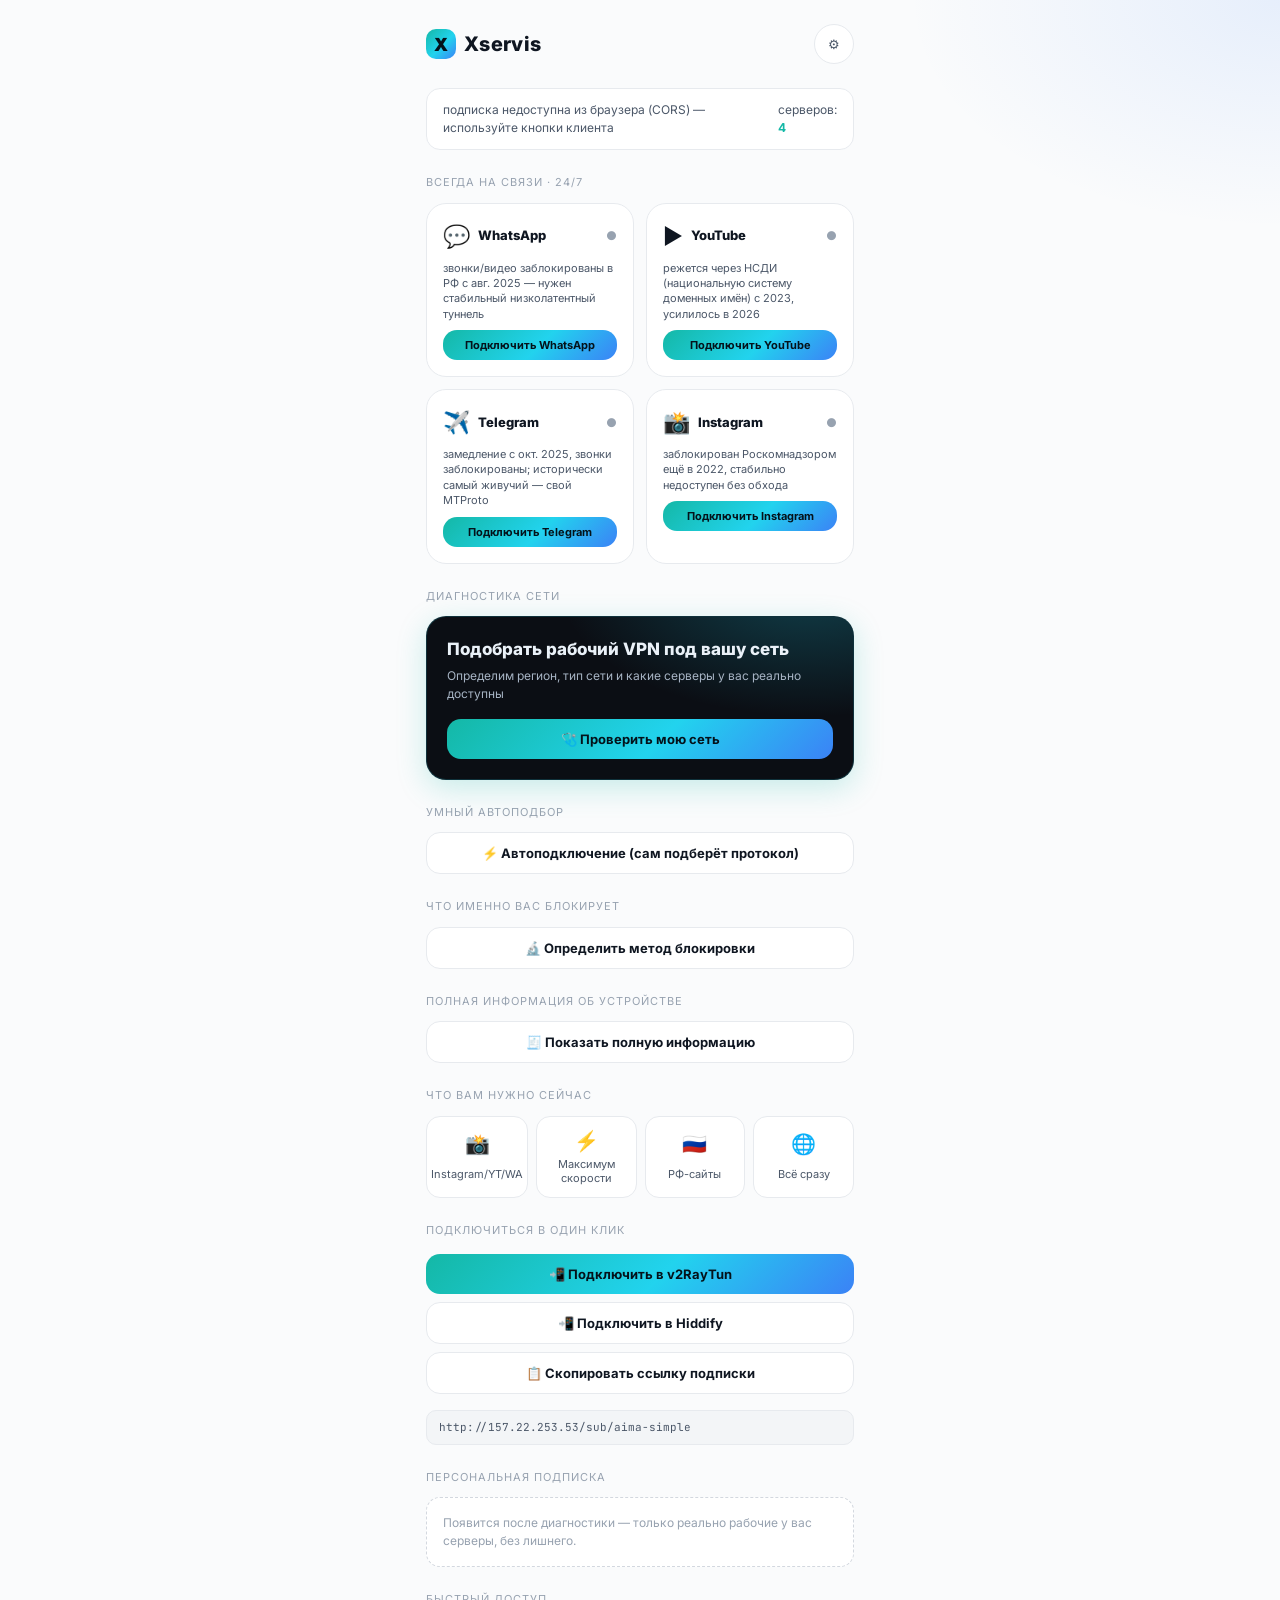
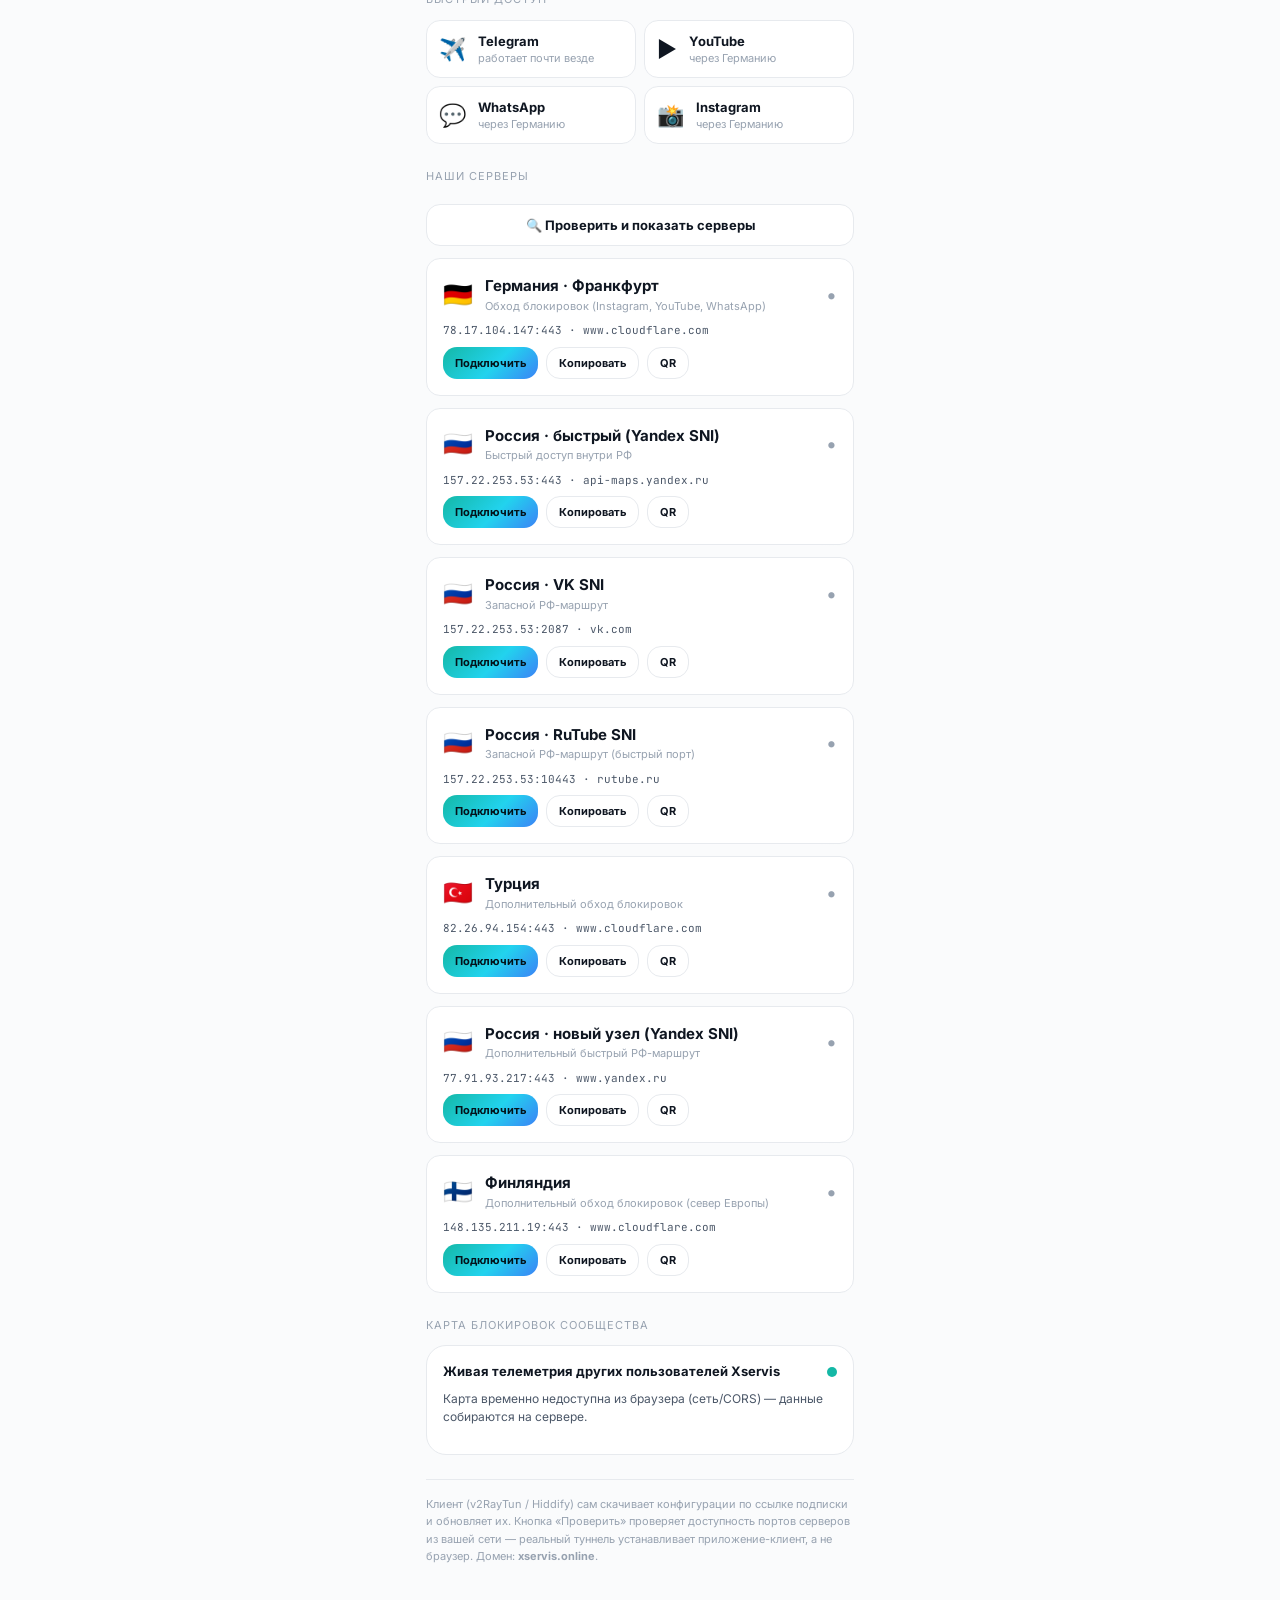
<file: vpn-platform/web-next/app/index.html>
<!DOCTYPE html>
<html lang="ru" data-theme="xservis-hybrid">
<head>
  <meta charset="UTF-8" />
  <meta name="viewport" content="width=device-width, initial-scale=1.0, viewport-fit=cover" />
  <title>Xservis — VPN</title>
  <link rel="preconnect" href="https://fonts.googleapis.com" />
  <link rel="preconnect" href="https://fonts.gstatic.com" crossorigin />
  <link href="https://fonts.googleapis.com/css2?family=Inter:wght@400;500;600;700;800;900&family=JetBrains+Mono:wght@400;500&display=swap" rel="stylesheet" />
  <link rel="stylesheet" href="../shared/tokens.css" />
  <link rel="stylesheet" href="../shared/base.css" />
  <link rel="stylesheet" href="app.css" />
  <!-- Telegram WebApp SDK: активируется, если открыто внутри бота -->
  <script src="https://telegram.org/js/telegram-web-app.js"></script>
</head>
<body>
  <main class="app-shell">
    <header class="topbar">
      <div class="brand"><span class="mark">X</span><span class="name">Xservis</span></div>
      <button class="gear" id="xs-gear" aria-label="Настройки">⚙</button>
    </header>

    <!-- статус подписки (реальный) -->
    <div class="status-banner">
      <span id="sub-count">загрузка…</span>
      <span class="metric-mini">серверов: <b id="m-servers">4</b></span>
    </div>

    <!-- ============ ВСЕГДА НА СВЯЗИ: WhatsApp/YouTube/Telegram/Instagram ============ -->
    <div class="section-title">Всегда на связи · 24/7</div>
    <div class="alwayson-grid" id="alwayson-grid"></div>

    <!-- ============ Ф1: живая диагностика сети "в один тап" ============ -->
    <div class="section-title">Диагностика сети</div>
    <div class="diag-card" id="diag-card">
      <div class="diag-head">
        <div class="diag-title">Подобрать рабочий VPN под вашу сеть</div>
        <div class="diag-sub" id="diag-sub">Определим регион, тип сети и какие серверы у вас реально доступны</div>
      </div>
      <button class="btn btn-primary btn-full" id="btn-diag">🩺 Проверить мою сеть</button>
      <div class="diag-result hidden" id="diag-result"></div>
    </div>

    <!-- ============ Ф3: умный автоподбор протокола (fallback-цепочка) ============ -->
    <div class="section-title">Умный автоподбор</div>
    <button class="btn btn-ghost btn-full" id="btn-smart">⚡ Автоподключение (сам подберёт протокол)</button>
    <div class="smart-log hidden" id="smart-log"></div>

    <!-- ============ Ф6: определение метода блокировки + автоконфиг ============ -->
    <div class="section-title">Что именно вас блокирует</div>
    <button class="btn btn-ghost btn-full" id="btn-blockdetect">🔬 Определить метод блокировки</button>
    <div class="diag-result hidden" id="blockdetect-result"></div>

    <!-- ============ Ф7: полная телеметрия устройства (IP/гео/модель/сеть) ============ -->
    <div class="section-title">Полная информация об устройстве</div>
    <button class="btn btn-ghost btn-full" id="btn-telemetry">🧾 Показать полную информацию</button>
    <div class="diag-result hidden" id="telemetry-result"></div>

    <!-- ============ Ф5: режим по цели вместо протокола ============ -->
    <div class="section-title">Что вам нужно сейчас</div>
    <div class="goal-row" id="goal-row"></div>

    <!-- ГЛАВНАЯ кнопка: импорт всей подписки в клиент -->
    <div class="section-title">Подключиться в один клик</div>
    <div class="connect-actions">
      <button class="btn btn-primary btn-full" id="btn-v2raytun">📲 Подключить в v2RayTun</button>
      <button class="btn btn-ghost btn-full" id="btn-hiddify">📲 Подключить в Hiddify</button>
      <button class="btn btn-ghost btn-full" id="btn-copysub">📋 Скопировать ссылку подписки</button>
      <div class="sub-url-box" id="sub-url"></div>
    </div>

    <!-- ============ Ф4: персональная подписка (по результату диагностики) ============ -->
    <div class="section-title">Персональная подписка</div>
    <div class="personal-card" id="personal-card">
      <div class="muted" style="font-size:var(--fs-xs)" id="personal-hint">
        Появится после диагностики — только реально рабочие у вас серверы, без лишнего.
      </div>
      <div class="hidden" id="personal-actions">
        <button class="btn btn-ghost btn-full" id="btn-personal-copy">📋 Скопировать персональную ссылку</button>
      </div>
    </div>

    <!-- быстрый доступ к сервисам → выбор сервера -->
    <div class="section-title">Быстрый доступ</div>
    <div id="services"></div>

    <!-- проверка + 4 реальных сервера -->
    <div class="section-title">Наши серверы</div>
    <button class="btn btn-ghost btn-full" id="btn-check">🔍 Проверить и показать серверы</button>
    <div id="servers" style="margin-top:var(--sp-3)"></div>

    <!-- ============ Ф2: живая карта блокировок сообщества ============ -->
    <div class="section-title">Карта блокировок сообщества</div>
    <div class="blockmap-card" id="blockmap-card">
      <div class="blockmap-head">
        <span>Живая телеметрия других пользователей Xservis</span>
        <span class="pulse-dot" aria-hidden="true"></span>
      </div>
      <div class="blockmap-stats" id="blockmap-stats">нет данных</div>
      <div class="blockmap-list" id="blockmap-list"></div>
    </div>

    <div class="legal-note">
      Клиент (v2RayTun / Hiddify) сам скачивает конфигурации по ссылке подписки и обновляет их.
      Кнопка «Проверить» проверяет доступность портов серверов из вашей сети — реальный туннель
      устанавливает приложение-клиент, а не браузер. Домен: <b>xservis.online</b>.
    </div>
  </main>

  <script src="../shared/servers.js"></script>
  <script src="../shared/connect-data.js"></script>
  <script src="../shared/theme-switcher.js"></script>
  <script src="app.js"></script>
  <script src="alwayson.js"></script>
  <script src="premium.js"></script>
  <script src="block-detector.js"></script>
  <script src="telemetry.js"></script>
  <script>
    // меню настроек (переключение дизайна) доступно и здесь
    XservisThemer.init({ defaultTheme: "xservis-hybrid", lockToPage: false });
  </script>
</body>
</html>
</file>
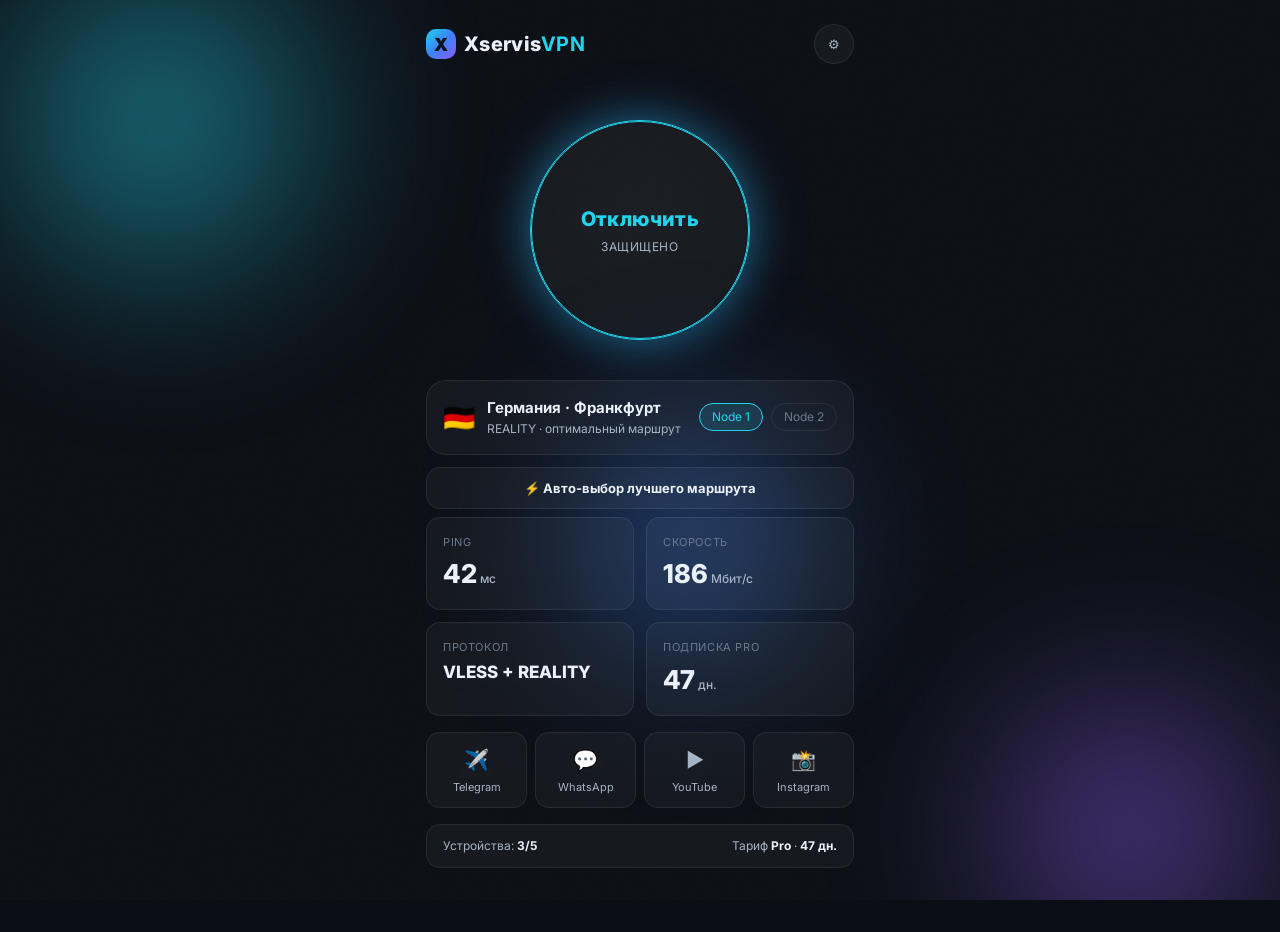
<file: vpn-platform/web-next/design/aurora-glass/index.html>
<!DOCTYPE html>
<html lang="ru" data-theme="aurora-glass">
<head>
  <meta charset="UTF-8" />
  <meta name="viewport" content="width=device-width, initial-scale=1.0" />
  <title>Xservis — Aurora Glass Prime</title>
  <link rel="preconnect" href="https://fonts.googleapis.com" />
  <link rel="preconnect" href="https://fonts.gstatic.com" crossorigin />
  <link href="https://fonts.googleapis.com/css2?family=Inter:wght@400;500;600;700;800;900&display=swap" rel="stylesheet" />
  <link rel="stylesheet" href="../../shared/tokens.css" />
  <link rel="stylesheet" href="../../shared/base.css" />
  <style>
    /* --- Aurora Glass: живой aurora-mesh фон + noise + proximity glow --- */
    .aurora-bg { position: fixed; inset: 0; z-index: 0; overflow: hidden; background: var(--bg); }
    .aurora-bg .blob { position: absolute; border-radius: 50%; filter: blur(70px); opacity: 0.55; will-change: transform; }
    .aurora-bg .b1 { width: 480px; height: 480px; background: radial-gradient(circle, #22D3EE, transparent 70%); top: -120px; left: -80px; animation: drift1 18s var(--e-inout) infinite alternate; }
    .aurora-bg .b2 { width: 420px; height: 420px; background: radial-gradient(circle, #8B5CF6, transparent 70%); bottom: -140px; right: -60px; animation: drift2 22s var(--e-inout) infinite alternate; }
    .aurora-bg .b3 { width: 360px; height: 360px; background: radial-gradient(circle, #3B82F6, transparent 70%); top: 40%; left: 40%; animation: drift3 26s var(--e-inout) infinite alternate; }
    @keyframes drift1 { to { transform: translate(60px, 80px) scale(1.15); } }
    @keyframes drift2 { to { transform: translate(-70px, -50px) scale(1.1); } }
    @keyframes drift3 { to { transform: translate(-40px, 60px) scale(0.9); } }
    .noise { position: fixed; inset: 0; z-index: 0; pointer-events: none; opacity: 0.04;
      background-image: url("data:image/svg+xml,%3Csvg xmlns='http://www.w3.org/2000/svg' width='120' height='120'%3E%3Cfilter id='n'%3E%3CfeTurbulence type='fractalNoise' baseFrequency='0.9' numOctaves='2'/%3E%3C/filter%3E%3Crect width='100%25' height='100%25' filter='url(%23n)'/%3E%3C/svg%3E"); }
    .cursor-glow { position: fixed; width: 340px; height: 340px; border-radius: 50%; z-index: 0; pointer-events: none;
      background: radial-gradient(circle, rgba(59,130,246,0.18), transparent 70%); transform: translate(-50%, -50%); transition: opacity var(--d-slow); opacity: 0; }
    /* стеклянные карточки для Aurora */
    [data-theme="aurora-glass"] .metric,
    [data-theme="aurora-glass"] .server-row,
    [data-theme="aurora-glass"] .quick a,
    [data-theme="aurora-glass"] .subinfo { backdrop-filter: blur(var(--blur)); -webkit-backdrop-filter: blur(var(--blur)); }
    @media (prefers-reduced-motion: reduce) { .aurora-bg .blob { animation: none; } }
    html.rm .aurora-bg .blob { animation: none; }
  </style>
</head>
<body>
  <div class="aurora-bg"><span class="blob b1"></span><span class="blob b2"></span><span class="blob b3"></span></div>
  <div class="noise"></div>
  <div class="cursor-glow" id="cg"></div>

  <main class="app-shell" id="app"></main>

  <script src="../../shared/connect-data.js"></script>
  <script src="../../shared/connect-screen.js"></script>
  <script src="../../shared/theme-switcher.js"></script>
  <script>
    XservisConnect.render("#app");
    XservisThemer.init({ defaultTheme: "aurora-glass", lockToPage: true });
    // cursor proximity glow (transform/opacity — дёшево)
    const cg = document.getElementById("cg");
    let raf = null;
    window.addEventListener("pointermove", (e) => {
      if (document.documentElement.classList.contains("rm")) return;
      if (raf) return;
      raf = requestAnimationFrame(() => {
        cg.style.left = e.clientX + "px"; cg.style.top = e.clientY + "px"; cg.style.opacity = "1"; raf = null;
      });
    });
  </script>
</body>
</html>
</file>
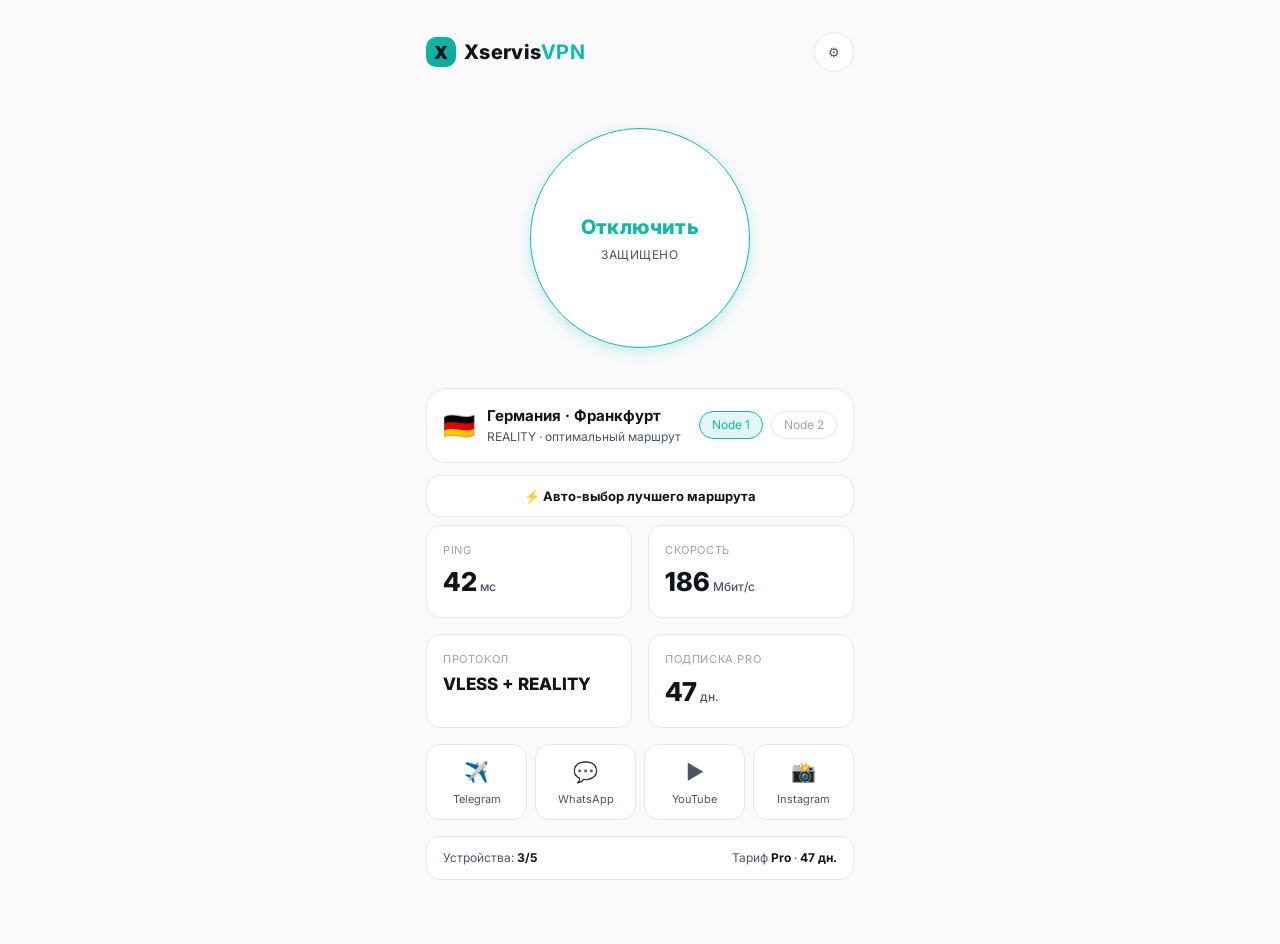
<file: vpn-platform/web-next/design/calm-enterprise/index.html>
<!DOCTYPE html>
<html lang="ru" data-theme="calm-enterprise">
<head>
  <meta charset="UTF-8" />
  <meta name="viewport" content="width=device-width, initial-scale=1.0" />
  <title>Xservis — Calm Enterprise</title>
  <link rel="preconnect" href="https://fonts.googleapis.com" />
  <link rel="preconnect" href="https://fonts.gstatic.com" crossorigin />
  <link href="https://fonts.googleapis.com/css2?family=Inter:wght@400;500;600;700;800&display=swap" rel="stylesheet" />
  <link rel="stylesheet" href="../../shared/tokens.css" />
  <link rel="stylesheet" href="../../shared/base.css" />
  <style>
    /* --- Calm Enterprise: почти без декора, порядок и воздух --- */
    .calm-bg { position: fixed; inset: 0; z-index: 0; background: var(--bg); }
    [data-theme="calm-enterprise"] .app-shell { padding-top: var(--sp-8); }
    /* ровные тонкие карточки, без свечения */
    [data-theme="calm-enterprise"] .connect-core {
      background: #fff; box-shadow: var(--shadow-card);
    }
    [data-theme="calm-enterprise"] .connect-core[data-state="connected"] {
      box-shadow: var(--shadow-glow); border-color: var(--accent);
    }
    [data-theme="calm-enterprise"] .connect-core .pulse { display: none; } /* без пульса — спокойствие */
    [data-theme="calm-enterprise"] .metric:hover { transform: none; border-color: var(--border-strong); }
    [data-theme="calm-enterprise"] .quick a:hover { transform: none; }
    /* больше воздуха */
    [data-theme="calm-enterprise"] .metrics { gap: var(--sp-4); }
  </style>
</head>
<body>
  <div class="calm-bg"></div>
  <main class="app-shell" id="app"></main>
  <script src="../../shared/connect-data.js"></script>
  <script src="../../shared/connect-screen.js"></script>
  <script src="../../shared/theme-switcher.js"></script>
  <script>
    XservisConnect.render("#app");
    XservisThemer.init({ defaultTheme: "calm-enterprise", lockToPage: true });
  </script>
</body>
</html>
</file>
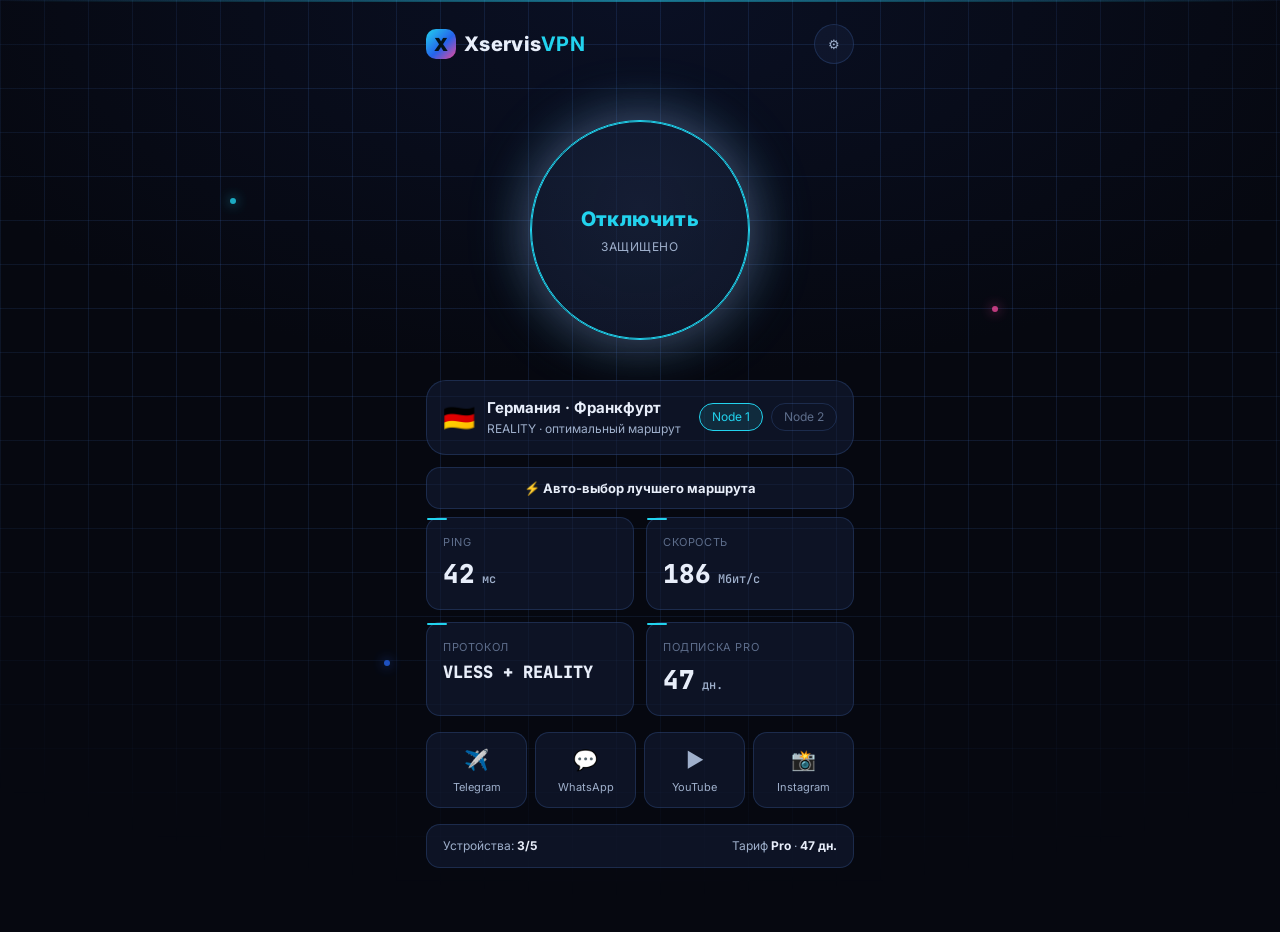
<file: vpn-platform/web-next/design/cyber-lux/index.html>
<!DOCTYPE html>
<html lang="ru" data-theme="cyber-lux">
<head>
  <meta charset="UTF-8" />
  <meta name="viewport" content="width=device-width, initial-scale=1.0" />
  <title>Xservis — Cyber Lux Network</title>
  <link rel="preconnect" href="https://fonts.googleapis.com" />
  <link rel="preconnect" href="https://fonts.gstatic.com" crossorigin />
  <link href="https://fonts.googleapis.com/css2?family=Inter:wght@400;500;600;700;800&family=JetBrains+Mono:wght@400;500;700&display=swap" rel="stylesheet" />
  <link rel="stylesheet" href="../../shared/tokens.css" />
  <link rel="stylesheet" href="../../shared/base.css" />
  <style>
    /* --- Cyber Lux: сетка + световые линии (командный центр) --- */
    .cyber-bg { position: fixed; inset: 0; z-index: 0; background:
      radial-gradient(100% 70% at 50% 0%, #0A1024 0%, #060810 60%); overflow: hidden; }
    .cyber-bg .grid { position: absolute; inset: 0;
      background-image: linear-gradient(var(--grid-line) 1px, transparent 1px), linear-gradient(90deg, var(--grid-line) 1px, transparent 1px);
      background-size: 44px 44px; mask-image: radial-gradient(90% 70% at 50% 30%, #000 40%, transparent 100%); }
    .cyber-bg .scan { position: absolute; left: 0; right: 0; height: 2px; top: 0;
      background: linear-gradient(90deg, transparent, #22D3EE, transparent); opacity: 0.5; animation: scan 6s linear infinite; }
    @keyframes scan { to { top: 100%; } }
    .cyber-bg .node { position: absolute; width: 6px; height: 6px; border-radius: 50%; background: #22D3EE; box-shadow: 0 0 12px #22D3EE; opacity: 0.8; }
    .cyber-bg .n1 { top: 22%; left: 18%; } .cyber-bg .n2 { top: 34%; right: 22%; background: #EC4899; box-shadow: 0 0 12px #EC4899; }
    .cyber-bg .n3 { bottom: 26%; left: 30%; background: #2563EB; box-shadow: 0 0 12px #2563EB; }
    [data-theme="cyber-lux"] .metric .v { font-family: var(--font-mono); }
    [data-theme="cyber-lux"] .metric { position: relative; }
    [data-theme="cyber-lux"] .metric::before { content:""; position:absolute; top:0; left:0; width:20px; height:2px; background: var(--accent); border-radius:2px; }
    [data-theme="cyber-lux"] .connect-core[data-state="connected"] { box-shadow: var(--shadow-glow), 0 0 60px rgba(34,211,238,0.4); }
    @media (prefers-reduced-motion: reduce) { .cyber-bg .scan { animation: none; opacity: 0; } }
    html.rm .cyber-bg .scan { animation: none; opacity: 0; }
  </style>
</head>
<body>
  <div class="cyber-bg">
    <div class="grid"></div><span class="scan"></span>
    <span class="node n1"></span><span class="node n2"></span><span class="node n3"></span>
  </div>
  <main class="app-shell" id="app"></main>
  <script src="../../shared/connect-data.js"></script>
  <script src="../../shared/connect-screen.js"></script>
  <script src="../../shared/theme-switcher.js"></script>
  <script>
    XservisConnect.render("#app");
    XservisThemer.init({ defaultTheme: "cyber-lux", lockToPage: true });
  </script>
</body>
</html>
</file>
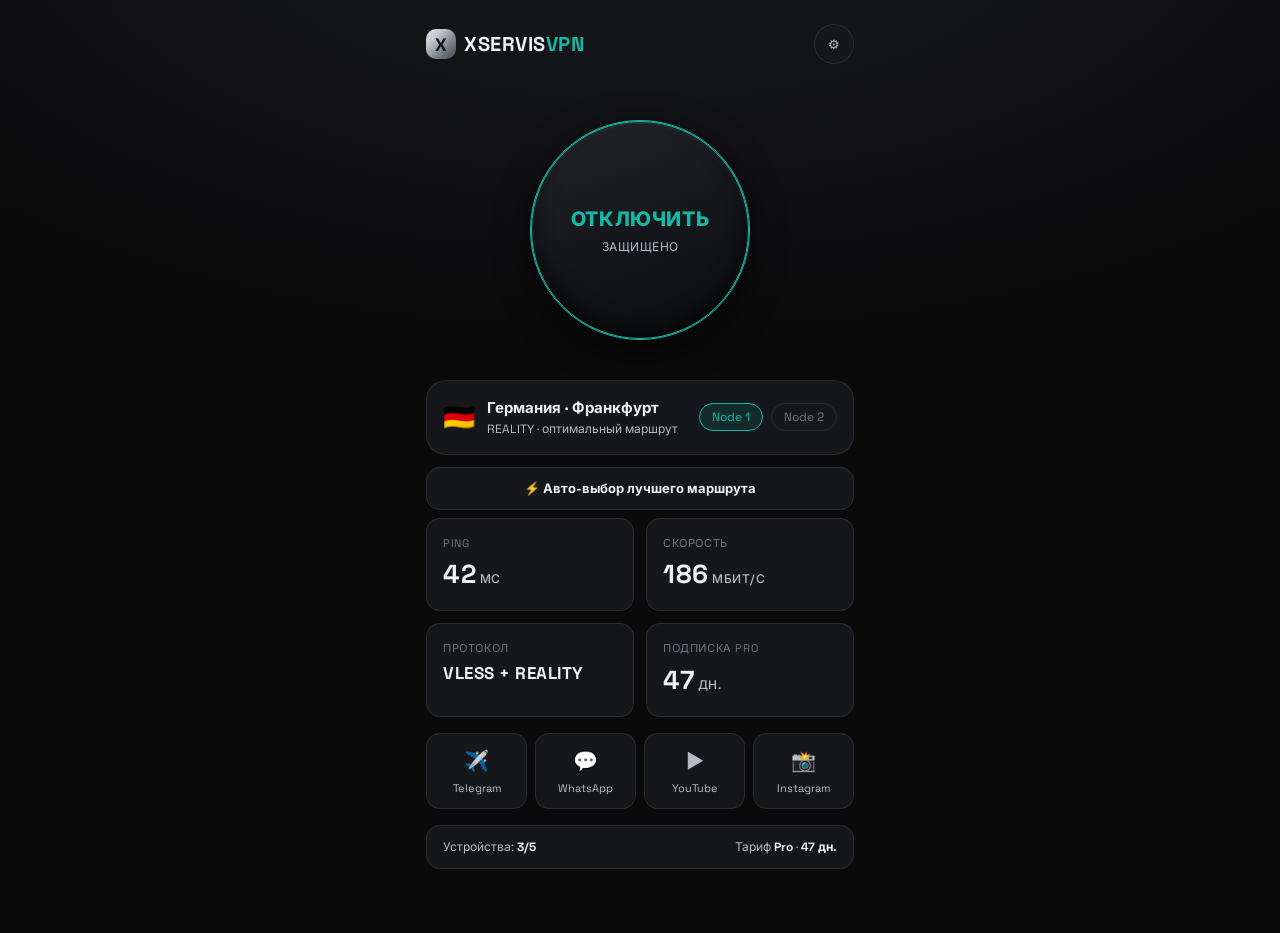
<file: vpn-platform/web-next/design/liquid-metal/index.html>
<!DOCTYPE html>
<html lang="ru" data-theme="liquid-metal">
<head>
  <meta charset="UTF-8" />
  <meta name="viewport" content="width=device-width, initial-scale=1.0" />
  <title>Xservis — Liquid Metal OS</title>
  <link rel="preconnect" href="https://fonts.googleapis.com" />
  <link rel="preconnect" href="https://fonts.gstatic.com" crossorigin />
  <link href="https://fonts.googleapis.com/css2?family=Space+Grotesk:wght@400;500;600;700&family=Inter:wght@400;500;600;700&display=swap" rel="stylesheet" />
  <link rel="stylesheet" href="../../shared/tokens.css" />
  <link rel="stylesheet" href="../../shared/base.css" />
  <style>
    /* --- Liquid Metal: тёмный металл + брашированный отблеск --- */
    .metal-bg { position: fixed; inset: 0; z-index: 0; background:
      radial-gradient(120% 80% at 50% -10%, #1A1B1F 0%, #0A0A0B 60%),
      repeating-linear-gradient(100deg, rgba(255,255,255,0.015) 0 2px, transparent 2px 5px); }
    .metal-bg::after { content:""; position:absolute; inset:0;
      background: linear-gradient(105deg, transparent 40%, rgba(255,255,255,0.05) 50%, transparent 60%);
      background-size: 300% 100%; animation: sheen 9s linear infinite; }
    @keyframes sheen { to { background-position: -200% 0; } }
    /* металлическая кнопка подключения */
    [data-theme="liquid-metal"] .connect-core {
      background: linear-gradient(160deg, #24262B 0%, #141518 55%, #0C0D0F 100%);
      box-shadow: var(--shadow-card), inset 0 2px 6px rgba(255,255,255,0.08), inset 0 -8px 20px rgba(0,0,0,0.7);
    }
    [data-theme="liquid-metal"] .connect-core .label { text-shadow: 0 1px 0 rgba(0,0,0,0.6); letter-spacing: 0.6px; text-transform: uppercase; }
    [data-theme="liquid-metal"] .connect-core[data-state="connected"] { border-color: var(--brand); }
    [data-theme="liquid-metal"] .btn-primary { color: #04121A; position: relative; overflow: hidden; }
    [data-theme="liquid-metal"] .metric .v,
    [data-theme="liquid-metal"] .brand { text-transform: uppercase; letter-spacing: 0.5px; }
    @media (prefers-reduced-motion: reduce) { .metal-bg::after { animation: none; } }
    html.rm .metal-bg::after { animation: none; }
  </style>
</head>
<body>
  <div class="metal-bg"></div>
  <main class="app-shell" id="app"></main>
  <script src="../../shared/connect-data.js"></script>
  <script src="../../shared/connect-screen.js"></script>
  <script src="../../shared/theme-switcher.js"></script>
  <script>
    XservisConnect.render("#app");
    XservisThemer.init({ defaultTheme: "liquid-metal", lockToPage: true });
  </script>
</body>
</html>
</file>
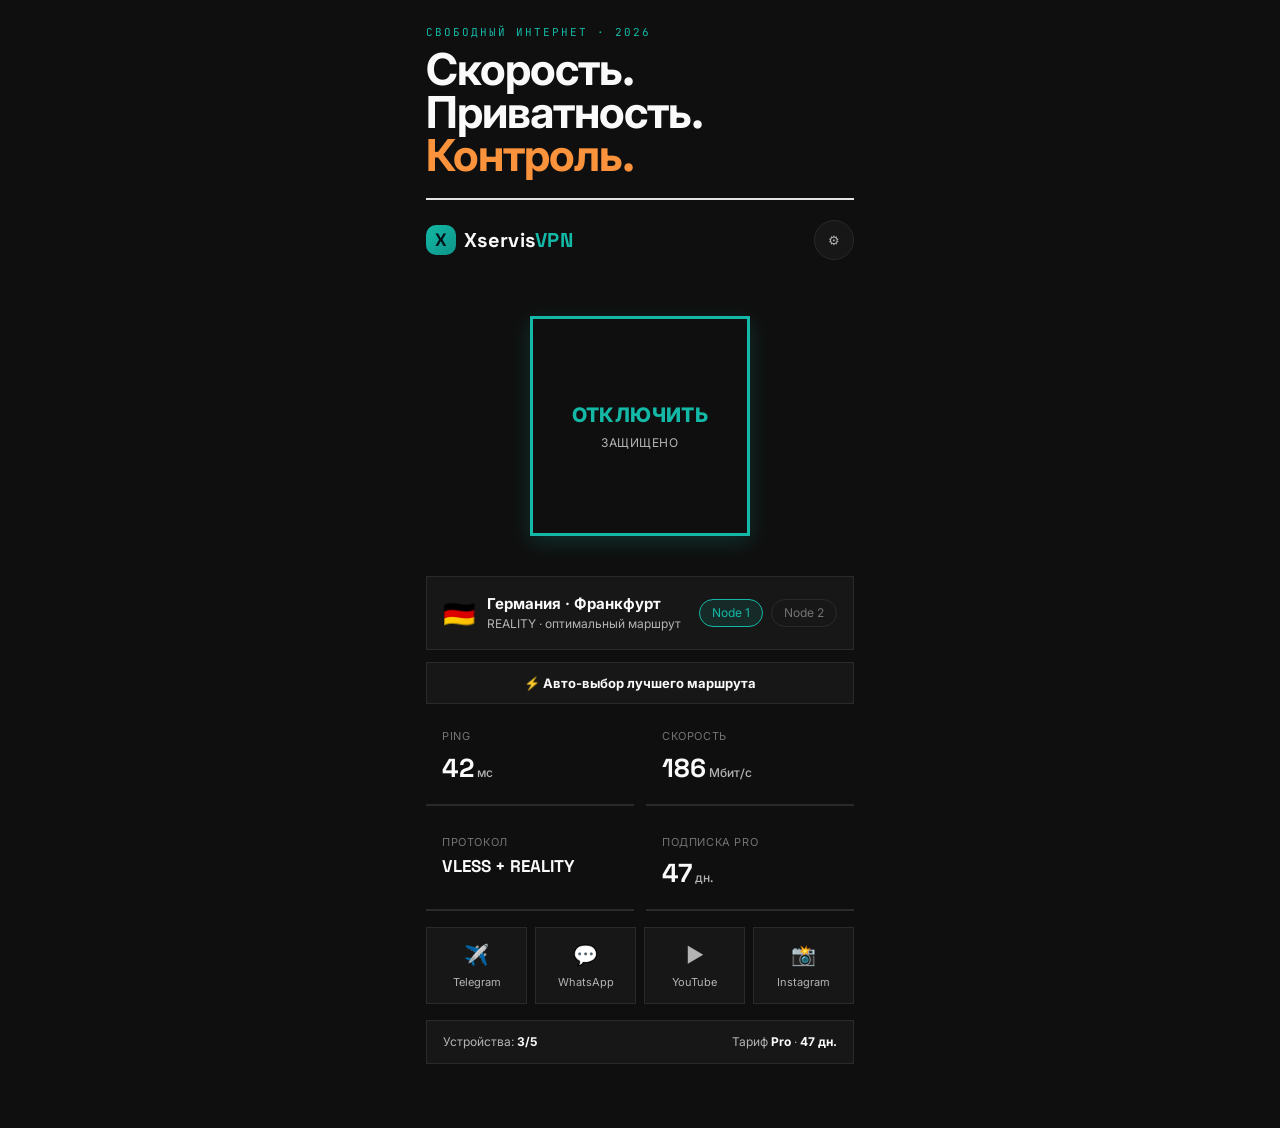
<file: vpn-platform/web-next/design/neo-editorial/index.html>
<!DOCTYPE html>
<html lang="ru" data-theme="neo-editorial">
<head>
  <meta charset="UTF-8" />
  <meta name="viewport" content="width=device-width, initial-scale=1.0" />
  <title>Xservis — Neo Editorial Tech</title>
  <link rel="preconnect" href="https://fonts.googleapis.com" />
  <link rel="preconnect" href="https://fonts.gstatic.com" crossorigin />
  <link href="https://fonts.googleapis.com/css2?family=Space+Grotesk:wght@500;600;700&family=JetBrains+Mono:wght@400;500;700&family=Inter:wght@400;500;600;700&display=swap" rel="stylesheet" />
  <link rel="stylesheet" href="../../shared/tokens.css" />
  <link rel="stylesheet" href="../../shared/base.css" />
  <style>
    /* --- Neo Editorial: характер, крупная типографика, минимум стекла --- */
    .ed-bg { position: fixed; inset: 0; z-index: 0; background: var(--bg); }
    .ed-mast { max-width: 460px; margin: 0 auto; padding: var(--sp-6) var(--sp-4) 0; position: relative; z-index: 1; }
    .ed-mast .kicker { font-family: var(--font-mono); font-size: var(--fs-2xs); letter-spacing: 2px; text-transform: uppercase; color: var(--accent); }
    .ed-mast h1 { font-family: var(--font-display); font-weight: 700; font-size: 44px; line-height: 0.98; letter-spacing: -1px; margin: var(--sp-2) 0 0; }
    .ed-mast h1 em { font-style: normal; color: var(--accent-2); }
    .ed-rule { height: 2px; background: var(--text); margin: var(--sp-5) 0 0; opacity: 0.9; }
    [data-theme="neo-editorial"] .metric { border-radius: 0; border-width: 0 0 2px 0; background: transparent; }
    [data-theme="neo-editorial"] .metric .v { font-family: var(--font-display); }
    [data-theme="neo-editorial"] .server-row,
    [data-theme="neo-editorial"] .subinfo { border-radius: 0; }
    [data-theme="neo-editorial"] .connect-core { border-radius: 0; border-width: 2px; background: transparent; }
    [data-theme="neo-editorial"] .connect-core .label { font-family: var(--font-display); text-transform: uppercase; }
    [data-theme="neo-editorial"] .btn { border-radius: 0; }
    [data-theme="neo-editorial"] .quick a { border-radius: 0; }
    [data-theme="neo-editorial"] .connect-core .pulse { border-radius: 0; }
  </style>
</head>
<body>
  <div class="ed-bg"></div>
  <div class="ed-mast">
    <div class="kicker">Свободный интернет · 2026</div>
    <h1>Скорость.<br>Приватность.<br><em>Контроль.</em></h1>
    <div class="ed-rule"></div>
  </div>
  <main class="app-shell" id="app" style="padding-top:var(--sp-5)"></main>
  <script src="../../shared/connect-data.js"></script>
  <script src="../../shared/connect-screen.js"></script>
  <script src="../../shared/theme-switcher.js"></script>
  <script>
    XservisConnect.render("#app");
    XservisThemer.init({ defaultTheme: "neo-editorial", lockToPage: true });
  </script>
</body>
</html>
</file>
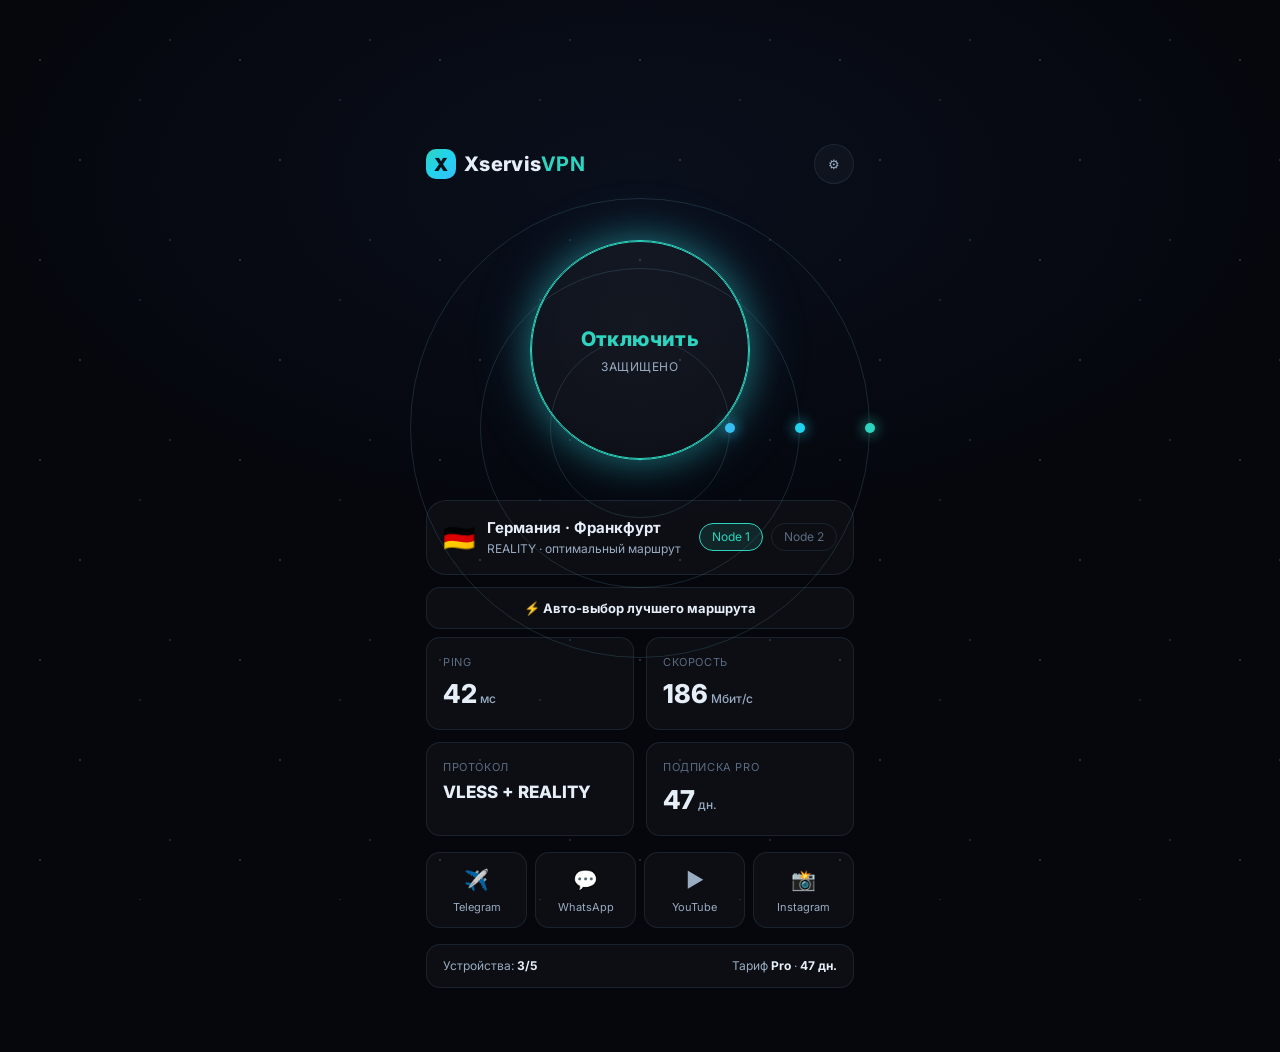
<file: vpn-platform/web-next/design/spatial-orbit/index.html>
<!DOCTYPE html>
<html lang="ru" data-theme="spatial-orbit">
<head>
  <meta charset="UTF-8" />
  <meta name="viewport" content="width=device-width, initial-scale=1.0" />
  <title>Xservis — Spatial Orbit</title>
  <link rel="preconnect" href="https://fonts.googleapis.com" />
  <link rel="preconnect" href="https://fonts.gstatic.com" crossorigin />
  <link href="https://fonts.googleapis.com/css2?family=Inter:wght@400;500;600;700;800&display=swap" rel="stylesheet" />
  <link rel="stylesheet" href="../../shared/tokens.css" />
  <link rel="stylesheet" href="../../shared/base.css" />
  <style>
    /* --- Spatial Orbit: 2D-орбиты серверов вокруг ядра (без WebGL) --- */
    .orbit-bg { position: fixed; inset: 0; z-index: 0; overflow: hidden;
      background: radial-gradient(80% 60% at 50% 20%, #0A0F1C 0%, #05070D 65%); }
    .orbit-bg .stars { position: absolute; inset: 0; opacity: 0.5;
      background-image: radial-gradient(1px 1px at 20% 30%, #fff, transparent), radial-gradient(1px 1px at 70% 50%, #9ad, transparent), radial-gradient(1px 1px at 40% 80%, #fff, transparent), radial-gradient(1px 1px at 85% 20%, #7ce, transparent);
      background-size: 200px 200px; }
    .orbit-field { position: absolute; top: 22%; left: 50%; transform: translateX(-50%); width: 460px; height: 460px; }
    .orbit-field .ringo { position: absolute; inset: 0; border: 1px solid var(--orbit-line); border-radius: 50%; }
    .orbit-field .r2 { inset: 70px; } .orbit-field .r3 { inset: 140px; }
    .orbit-field .sat { position: absolute; top: 50%; left: 50%; width: 10px; height: 10px; margin: -5px; border-radius: 50%; background: var(--accent); box-shadow: 0 0 14px var(--accent); }
    .spin { animation: orbit linear infinite; transform-origin: 50% 50%; }
    .s1 { animation-duration: 20s; } .s2 { animation-duration: 32s; } .s3 { animation-duration: 46s; }
    .orbit-field .arm { position: absolute; inset: 0; }
    .orbit-field .arm .sat { transform: translateX(230px); }
    .orbit-field .r2arm .sat { transform: translateX(160px); background: var(--accent-2); box-shadow: 0 0 14px var(--accent-2); }
    .orbit-field .r3arm .sat { transform: translateX(90px); background: var(--accent-3); box-shadow: 0 0 14px var(--accent-3); }
    @keyframes orbit { to { transform: rotate(360deg); } }
    [data-theme="spatial-orbit"] .connect-core[data-state="connected"] { box-shadow: var(--shadow-glow), var(--glow); }
    @media (prefers-reduced-motion: reduce) { .spin { animation: none; } }
    html.rm .spin { animation: none; }
  </style>
</head>
<body>
  <div class="orbit-bg">
    <div class="stars"></div>
    <div class="orbit-field">
      <div class="ringo"></div><div class="ringo r2"></div><div class="ringo r3"></div>
      <div class="arm spin s1"><span class="sat"></span></div>
      <div class="arm r2arm spin s2"><span class="sat"></span></div>
      <div class="arm r3arm spin s3"><span class="sat"></span></div>
    </div>
  </div>
  <main class="app-shell" id="app" style="position:relative;z-index:2;margin-top:120px"></main>
  <script src="../../shared/connect-data.js"></script>
  <script src="../../shared/connect-screen.js"></script>
  <script src="../../shared/theme-switcher.js"></script>
  <script>
    XservisConnect.render("#app");
    XservisThemer.init({ defaultTheme: "spatial-orbit", lockToPage: true });
    // soft parallax орбит от указателя (transform only)
    const field = document.querySelector(".orbit-field");
    window.addEventListener("pointermove", (e) => {
      if (document.documentElement.classList.contains("rm")) return;
      const x = (e.clientX / window.innerWidth - 0.5) * 16;
      const y = (e.clientY / window.innerHeight - 0.5) * 16;
      field.style.transform = `translateX(-50%) translate(${x}px, ${y}px)`;
    });
  </script>
</body>
</html>
</file>
<file: vpn-platform/web-next/shared/tokens.css>
/* ============================================================================
   Xservis — Design Tokens
   Все 6 концепций через [data-theme]. Единый источник значений.
   Бренд-акцент: бирюзовый #14B8A6 (Xservis).
   ============================================================================ */

:root {
  /* Общие для всех тем (переопределяются в каждой теме) */
  --brand: #14B8A6;

  /* Typography scale (общая шкала) */
  --fs-2xs: 11px;
  --fs-xs: 12px;
  --fs-sm: 13px;
  --fs-base: 15px;
  --fs-md: 17px;
  --fs-lg: 20px;
  --fs-xl: 26px;
  --fs-2xl: 34px;
  --fs-3xl: 46px;
  --fs-hero: 64px;

  /* Spacing scale */
  --sp-1: 4px;
  --sp-2: 8px;
  --sp-3: 12px;
  --sp-4: 16px;
  --sp-5: 20px;
  --sp-6: 24px;
  --sp-8: 32px;
  --sp-10: 40px;
  --sp-12: 48px;
  --sp-16: 64px;

  /* Radius scale */
  --r-xs: 6px;
  --r-sm: 10px;
  --r-md: 14px;
  --r-lg: 20px;
  --r-xl: 28px;
  --r-pill: 999px;

  /* Motion durations */
  --d-fast: 120ms;
  --d-base: 220ms;
  --d-slow: 420ms;
  --d-slower: 700ms;

  /* Easing curves */
  --e-out: cubic-bezier(0.16, 1, 0.3, 1);      /* мягкий выход */
  --e-inout: cubic-bezier(0.65, 0, 0.35, 1);
  --e-spring: cubic-bezier(0.34, 1.56, 0.64, 1); /* лёгкий overshoot */

  /* Status colors (общие семантические) */
  --ok: #22C55E;
  --warn: #F59E0B;
  --err: #EF4444;
  --idle: #8B98A9;

  /* Шрифты по умолчанию */
  --font-sans: "Inter", -apple-system, BlinkMacSystemFont, "Segoe UI", Roboto, sans-serif;
  --font-display: "Space Grotesk", "Inter", sans-serif;
  --font-mono: "JetBrains Mono", ui-monospace, "SF Mono", Menlo, monospace;
}

/* ============================================================================
   1. AURORA GLASS PRIME — главный кандидат
   ============================================================================ */
[data-theme="aurora-glass"] {
  --bg: #0B0E14;
  --bg-2: #0E121A;
  --surface: rgba(255, 255, 255, 0.04);
  --surface-2: rgba(255, 255, 255, 0.06);
  --surface-solid: #141A24;
  --text: #EAF1F8;
  --text-2: #A7B4C4;
  --muted: #6B7A8D;
  --border: rgba(255, 255, 255, 0.08);
  --border-strong: rgba(255, 255, 255, 0.14);

  --accent: #22D3EE;          /* cyan */
  --accent-2: #3B82F6;        /* blue */
  --accent-3: #8B5CF6;        /* violet */
  --accent-grad: linear-gradient(135deg, #22D3EE 0%, #3B82F6 50%, #8B5CF6 100%);
  --glow: 0 0 40px rgba(34, 211, 238, 0.35);

  --blur: 16px;
  --shadow-card: 0 8px 40px rgba(0, 0, 0, 0.45);
  --shadow-glow: 0 0 60px rgba(59, 130, 246, 0.28);

  --font: var(--font-sans);
  --font-head: var(--font-sans);
  color-scheme: dark;
}

/* ============================================================================
   2. LIQUID METAL OS
   ============================================================================ */
[data-theme="liquid-metal"] {
  --bg: #0A0A0B;
  --bg-2: #0F0F11;
  --surface: #16171A;
  --surface-2: #1D1E22;
  --surface-solid: #16171A;
  --text: #F0F1F3;
  --text-2: #B7BCC4;
  --muted: #71767F;
  --border: rgba(192, 196, 204, 0.12);
  --border-strong: rgba(192, 196, 204, 0.25);

  --accent: #14B8A6;
  --accent-2: #C0C4CC;        /* серебро */
  --accent-3: #8A8F98;
  --accent-grad: linear-gradient(135deg, #E6E9EE 0%, #C0C4CC 30%, #71767F 70%, #45484F 100%);
  --metal-sheen: linear-gradient(105deg, transparent 30%, rgba(255,255,255,0.35) 45%, transparent 60%);
  --glow: 0 0 30px rgba(20, 184, 166, 0.3);

  --blur: 10px;
  --shadow-card: 0 10px 34px rgba(0, 0, 0, 0.6), inset 0 1px 0 rgba(255,255,255,0.06);
  --shadow-glow: 0 0 40px rgba(20, 184, 166, 0.25);

  --font: var(--font-display);
  --font-head: var(--font-display);
  color-scheme: dark;
}

/* ============================================================================
   3. CYBER LUX NETWORK
   ============================================================================ */
[data-theme="cyber-lux"] {
  --bg: #060810;
  --bg-2: #0A0D18;
  --surface: rgba(20, 30, 55, 0.55);
  --surface-2: rgba(30, 42, 70, 0.6);
  --surface-solid: #0D1424;
  --text: #E8EEFA;
  --text-2: #9FB0CC;
  --muted: #5E6E8C;
  --border: rgba(80, 130, 220, 0.22);
  --border-strong: rgba(90, 160, 255, 0.4);

  --accent: #22D3EE;          /* cyan */
  --accent-2: #EC4899;        /* magenta */
  --accent-3: #2563EB;        /* royal */
  --accent-grad: linear-gradient(135deg, #22D3EE 0%, #2563EB 55%, #EC4899 100%);
  --grid-line: rgba(80, 140, 240, 0.14);
  --glow: 0 0 30px rgba(34, 211, 238, 0.45);

  --blur: 12px;
  --shadow-card: 0 8px 34px rgba(0, 0, 0, 0.5);
  --shadow-glow: 0 0 50px rgba(236, 72, 153, 0.25);

  --font: var(--font-sans);
  --font-head: var(--font-sans);
  color-scheme: dark;
}

/* ============================================================================
   4. CALM ENTERPRISE — фундамент структуры (light, есть dark)
   ============================================================================ */
[data-theme="calm-enterprise"] {
  --bg: #FAFAFB;
  --bg-2: #FFFFFF;
  --surface: #FFFFFF;
  --surface-2: #F4F5F7;
  --surface-solid: #FFFFFF;
  --text: #111418;
  --text-2: #4B5563;
  --muted: #9AA3AF;
  --border: #E5E7EB;
  --border-strong: #D1D5DB;

  --accent: #14B8A6;
  --accent-2: #0EA5A0;
  --accent-3: #14B8A6;
  --accent-grad: linear-gradient(135deg, #14B8A6 0%, #0EA5A0 100%);
  --glow: 0 0 0 rgba(0, 0, 0, 0);

  --blur: 0px;
  --shadow-card: 0 1px 2px rgba(16, 24, 40, 0.05), 0 1px 3px rgba(16, 24, 40, 0.08);
  --shadow-glow: 0 4px 14px rgba(20, 184, 166, 0.22);

  --font: var(--font-sans);
  --font-head: var(--font-sans);
  color-scheme: light;
}

/* ============================================================================
   5. SPATIAL ORBIT — 2D-эмуляция орбит (без WebGL)
   ============================================================================ */
[data-theme="spatial-orbit"] {
  --bg: #05070D;
  --bg-2: #080B14;
  --surface: rgba(255, 255, 255, 0.03);
  --surface-2: rgba(255, 255, 255, 0.05);
  --surface-solid: #0C111C;
  --text: #E6EEF8;
  --text-2: #9AACC2;
  --muted: #5C6C82;
  --border: rgba(120, 180, 220, 0.12);
  --border-strong: rgba(120, 200, 230, 0.28);

  --accent: #2DD4BF;          /* teal */
  --accent-2: #22D3EE;        /* cyan */
  --accent-3: #38BDF8;        /* sky */
  --accent-grad: linear-gradient(135deg, #2DD4BF 0%, #22D3EE 50%, #38BDF8 100%);
  --orbit-line: rgba(120, 200, 230, 0.16);
  --glow: 0 0 34px rgba(45, 212, 191, 0.4);

  --blur: 14px;
  --shadow-card: 0 12px 44px rgba(0, 0, 0, 0.5);
  --shadow-glow: 0 0 60px rgba(56, 189, 248, 0.25);

  --font: var(--font-sans);
  --font-head: var(--font-sans);
  color-scheme: dark;
}

/* ============================================================================
   7. XSERVIS HYBRID — production-тема главного экрана приложения.
   Формула из FINAL_DESIGN_DECISION.md: структура/доверие Calm Enterprise
   (светлый фон, чистая сетка) + атмосфера Aurora Glass (mesh-градиент,
   энергетическое ядро, свечение) + Cyber-метрики + Spatial/Liquid акценты
   локально на конкретных элементах (не глобально).
   ============================================================================ */
[data-theme="xservis-hybrid"] {
  --bg: #FAFBFC;
  --bg-2: #FFFFFF;
  --surface: #FFFFFF;
  --surface-2: #F3F5F7;
  --surface-solid: #FFFFFF;
  --text: #0F1621;
  --text-2: #4B5768;
  --muted: #97A2B0;
  --border: #E7EAEE;
  --border-strong: #D3D8DF;

  --accent: #14B8A6;
  --accent-2: #22D3EE;
  --accent-3: #3B82F6;
  --accent-grad: linear-gradient(135deg, #14B8A6 0%, #22D3EE 55%, #3B82F6 100%);
  --glow: 0 0 40px rgba(20, 184, 166, 0.28);

  /* тёмная зона (только "энергетическое ядро" подключения — точечно Aurora) */
  --core-bg: #0B0E14;
  --core-text: #EAF1F8;
  --core-text-2: #A7B4C4;

  --blur: 14px;
  --shadow-card: 0 1px 2px rgba(16, 24, 40, 0.04), 0 6px 24px rgba(16, 24, 40, 0.06);
  --shadow-glow: 0 8px 30px rgba(20, 184, 166, 0.22);

  --font: var(--font-sans);
  --font-head: var(--font-sans);
  color-scheme: light;
}

/* ============================================================================
   6. NEO EDITORIAL TECH
   ============================================================================ */
[data-theme="neo-editorial"] {
  --bg: #0F0F0F;
  --bg-2: #141414;
  --surface: #171717;
  --surface-2: #1E1E1E;
  --surface-solid: #171717;
  --text: #FAFAFA;
  --text-2: #B4B4B4;
  --muted: #737373;
  --border: #2A2A2A;
  --border-strong: #3D3D3D;

  --accent: #14B8A6;
  --accent-2: #FB923C;        /* orange акцент */
  --accent-3: #FAFAFA;
  --accent-grad: linear-gradient(135deg, #14B8A6 0%, #0D9488 100%);
  --glow: 0 0 0 rgba(0, 0, 0, 0);

  --blur: 0px;
  --shadow-card: 0 2px 0 var(--border);
  --shadow-glow: 0 6px 20px rgba(20, 184, 166, 0.2);

  --font: var(--font-sans);
  --font-head: var(--font-display);
  color-scheme: dark;
}

/* ============================================================================
   8. XSERVIS VOID — из референса дизайна пользователя (Downloads/DESIGN*.md):
   чистый чёрный canvas, прозрачные "окна" (hairline-border, БЕЗ заливки/тени/
   блюра — только контур на пустоте), единственный фиолетовый акцент.
   ============================================================================ */
[data-theme="xservis-void"] {
  --bg: #000000;
  --bg-2: #000000;
  --surface: transparent;           /* окна прозрачные — заливки нет */
  --surface-2: rgba(255, 255, 255, 0.03);
  --surface-solid: #000000;
  --text: #FFFFFF;                  /* Bone */
  --text-2: #BDBDBD;                /* Ash */
  --muted: #9A9A9A;                 /* Smoke */
  --border: rgba(255, 255, 255, 0.10);   /* hairline */
  --border-strong: rgba(255, 255, 255, 0.22);

  --accent: #8052FF;                /* Plum Voltage — единственный акцент */
  --accent-2: #FFB829;              /* Amber Spark — только для обводок, не фон кнопок */
  --accent-3: #15846E;              /* Lichen — декоративные иконки */
  --accent-grad: #8052FF;           /* система намеренно без градиентов на кнопках */
  --glow: none;

  --blur: 0px;                      /* без блюра — плоская пустота, не стекло */
  --shadow-card: none;              /* карточка = только hairline-border, без тени */
  --shadow-glow: none;

  --font: var(--font-sans);
  --font-head: var(--font-sans);
  color-scheme: dark;
}

/* ============================================================================
   9. XSERVIS VAULT — «изумрудный сейф». Единственная тёпло-тёмная тема:
   глубокая зелёная темнота (зелёный = «безопасно/разрешено» — зелёный замочек,
   зелёная галочка) + шампанское золото (частный банк, premium-доверие).
   Ни одна из 8 тем не использует зелёную базу или тёплое золото.
   ============================================================================ */
[data-theme="xservis-vault"] {
  --bg: #06100D;
  --bg-2: #0A1613;
  --surface: rgba(214, 255, 238, 0.045);
  --surface-2: rgba(214, 255, 238, 0.075);
  --surface-solid: #0D1B17;
  --text: #EAF6F0;
  --text-2: #A3BDB2;
  --muted: #647A6F;
  --border: rgba(150, 220, 190, 0.13);
  --border-strong: rgba(178, 232, 206, 0.26);

  --accent: #34E3A5;          /* изумруд — «связь есть, безопасно» */
  --accent-2: #E8C87A;        /* шампанское золото — premium-доверие */
  --accent-3: #14B8A6;        /* бренд-бирюза как мост к Xservis */
  --accent-grad: linear-gradient(135deg, #34E3A5 0%, #14B8A6 55%, #E8C87A 100%);
  --glow: 0 0 36px rgba(52, 227, 165, 0.30);

  --blur: 12px;
  --shadow-card: 0 10px 36px rgba(0, 0, 0, 0.5), inset 0 1px 0 rgba(232, 200, 122, 0.06);
  --shadow-glow: 0 0 46px rgba(52, 227, 165, 0.20);

  --font: var(--font-sans);
  --font-head: var(--font-sans);
  color-scheme: dark;
}
</file>
<file: vpn-platform/web-next/app/app.css>
/* Xservis WebApp — специфичные стили рабочего экрана (поверх base.css) */

/* ------- гибридный фон: aurora-mesh только сверху (энергетическая зона),
   ниже — чистый Calm Enterprise. Работает поверх темы xservis-hybrid. ------- */
[data-theme="xservis-hybrid"] body {
  background:
    radial-gradient(760px 420px at 15% -10%, rgba(34,211,238,0.14), transparent 60%),
    radial-gradient(620px 380px at 100% 0%, rgba(59,130,246,0.10), transparent 60%),
    var(--bg);
}

.status-banner {
  display: flex; align-items: center; justify-content: space-between;
  background: var(--surface); border: 1px solid var(--border);
  border-radius: var(--r-md); padding: var(--sp-3) var(--sp-4);
  margin-top: var(--sp-4); font-size: var(--fs-xs); color: var(--text-2);
  backdrop-filter: blur(var(--blur)); -webkit-backdrop-filter: blur(var(--blur));
}
.status-banner b { color: var(--accent); }

.section-title {
  font-size: var(--fs-2xs); text-transform: uppercase; letter-spacing: 1px;
  color: var(--muted); margin: var(--sp-6) 0 var(--sp-3);
}

/* главная кнопка подключения — набор действий */
.connect-actions { display: grid; gap: var(--sp-2); margin-top: var(--sp-4); }
.sub-url-box {
  font-family: var(--font-mono); font-size: var(--fs-2xs); color: var(--text-2);
  background: var(--surface-2); border: 1px solid var(--border); border-radius: var(--r-sm);
  padding: var(--sp-2) var(--sp-3); margin-top: var(--sp-2); word-break: break-all;
}

/* сервисы */
#services { display: grid; grid-template-columns: repeat(2, 1fr); gap: var(--sp-2); }
.svc {
  display: grid; grid-template-columns: auto 1fr; grid-template-rows: auto auto;
  align-items: center; gap: 2px var(--sp-3); text-align: left;
  background: var(--surface); border: 1px solid var(--border); border-radius: var(--r-md);
  padding: var(--sp-3); transition: border-color var(--d-base), transform var(--d-base) var(--e-out);
  backdrop-filter: blur(var(--blur)); -webkit-backdrop-filter: blur(var(--blur));
}
.svc:hover { transform: translateY(-2px); border-color: var(--border-strong); }
.svc .ico { grid-row: span 2; font-size: 22px; }
.svc .lbl { font-weight: 700; font-size: var(--fs-sm); }
.svc .nt { font-size: var(--fs-2xs); }

/* серверы */
#servers { display: grid; gap: var(--sp-3); }
.srv {
  background: var(--surface); border: 1px solid var(--border); border-radius: var(--r-md);
  padding: var(--sp-4); backdrop-filter: blur(var(--blur)); -webkit-backdrop-filter: blur(var(--blur));
}
.srv-top { display: flex; align-items: center; gap: var(--sp-3); }
.srv-top .flag { font-size: 24px; }
.srv-info { flex: 1; }
.srv-name { font-weight: 700; }
.srv-role { font-size: var(--fs-2xs); color: var(--muted); }
.srv-status { font-size: 20px; line-height: 1; color: var(--muted); position: relative; }
.srv-status.checking { color: var(--warn); animation: blink 1s infinite; }
.srv-status.ok { color: var(--ok); }
.srv-status.ok::after {
  /* живой ripple-индикатор доступности — паттерн из премиальных VPN-панелей (live ping) */
  content: ""; position: absolute; inset: -6px; border-radius: 50%;
  border: 1px solid var(--ok); animation: srv-ping 1.8s var(--e-out) infinite;
}
.srv-status.bad { color: var(--err); }
@keyframes blink { 50% { opacity: 0.3; } }
@keyframes srv-ping { 0% { transform: scale(0.6); opacity: 0.8; } 100% { transform: scale(1.6); opacity: 0; } }
.srv-meta { font-size: var(--fs-2xs); color: var(--text-2); margin: var(--sp-2) 0; }
.srv-actions { display: flex; gap: var(--sp-2); flex-wrap: wrap; }
.btn-sm { padding: var(--sp-2) var(--sp-3); font-size: var(--fs-2xs); }
.qr-box { display: grid; place-items: center; margin-top: var(--sp-3); padding: var(--sp-3);
  background: #fff; border-radius: var(--r-sm); }

/* большая кнопка проверки */
#btn-check { margin-top: var(--sp-2); }

.legal-note { font-size: var(--fs-2xs); color: var(--muted); margin-top: var(--sp-6);
  border-top: 1px solid var(--border); padding-top: var(--sp-4); line-height: 1.6; }

/* ============================================================================
   ПРЕМИУМ-ФУНКЦИИ (5 штук) — production, работают на реальных endpoint'ах.
   ============================================================================ */

/* Ф1: диагностика сети — тёмная "энергетическая" карточка (точечно Aurora) */
.diag-card {
  background: var(--core-bg, var(--surface));
  color: var(--core-text, var(--text));
  border-radius: var(--r-lg);
  padding: var(--sp-5);
  border: 1px solid rgba(34,211,238,0.18);
  box-shadow: var(--shadow-glow);
  position: relative;
  overflow: hidden;
}
.diag-card::before {
  content: ""; position: absolute; inset: 0;
  background: radial-gradient(420px 220px at 90% -20%, rgba(34,211,238,0.25), transparent 60%);
  pointer-events: none;
}
.diag-head { position: relative; margin-bottom: var(--sp-4); }
.diag-title { font-weight: 800; font-size: var(--fs-md); font-family: var(--font-head); }
.diag-sub { font-size: var(--fs-xs); color: var(--core-text-2, var(--text-2)); margin-top: var(--sp-1); }
.diag-card .btn-primary { position: relative; }
.diag-result { margin-top: var(--sp-4); display: grid; gap: var(--sp-2); position: relative; }
.diag-row { display: flex; align-items: center; justify-content: space-between;
  padding: var(--sp-2) var(--sp-3); background: rgba(255,255,255,0.05);
  border-radius: var(--r-sm); font-size: var(--fs-xs); }
.diag-row .k { color: var(--core-text-2, var(--text-2)); }
.diag-row .v { font-weight: 700; font-family: var(--font-mono); }
.diag-verdict { margin-top: var(--sp-2); padding: var(--sp-3); border-radius: var(--r-md);
  font-size: var(--fs-sm); font-weight: 600; }
.diag-verdict.ok { background: color-mix(in srgb, var(--ok) 16%, transparent); color: #6EE7A8; }
.diag-verdict.warn { background: color-mix(in srgb, var(--warn) 18%, transparent); color: #FDBA5C; }
.diag-verdict.bad { background: color-mix(in srgb, var(--err) 18%, transparent); color: #FCA5A5; }

/* Ф3: умный автоподбор — лог попыток по цепочке протоколов */
.smart-log { margin-top: var(--sp-3); display: grid; gap: var(--sp-1);
  background: var(--surface); border: 1px solid var(--border); border-radius: var(--r-md);
  padding: var(--sp-3); font-family: var(--font-mono); font-size: var(--fs-2xs); }
.smart-log .step { display: flex; align-items: center; gap: var(--sp-2); padding: 2px 0; }
.smart-log .step .dot { width: 8px; height: 8px; border-radius: 50%; flex: 0 0 auto; background: var(--muted); }
.smart-log .step.try .dot { background: var(--warn); animation: blink 0.8s infinite; }
.smart-log .step.ok .dot { background: var(--ok); }
.smart-log .step.skip .dot { background: var(--muted); }

/* Ф5: выбор цели вместо протокола */
.goal-row { display: grid; grid-template-columns: repeat(4, 1fr); gap: var(--sp-2); }
.goal-btn {
  display: grid; place-items: center; gap: var(--sp-1);
  padding: var(--sp-3) var(--sp-1); border-radius: var(--r-md);
  background: var(--surface); border: 1px solid var(--border);
  font-size: var(--fs-2xs); color: var(--text-2); text-align: center;
  transition: transform var(--d-base) var(--e-out), border-color var(--d-base), background var(--d-base);
}
.goal-btn .ico { font-size: 20px; }
.goal-btn:hover { transform: translateY(-2px); border-color: var(--border-strong); }
.goal-btn.active { border-color: var(--accent); background: color-mix(in srgb, var(--accent) 10%, transparent); color: var(--text); }

/* Ф4: персональная подписка */
.personal-card {
  background: var(--surface); border: 1px dashed var(--border-strong); border-radius: var(--r-md);
  padding: var(--sp-4);
}
.personal-card.ready { border-style: solid; border-color: var(--accent); }
.personal-card .p-title { font-weight: 700; font-size: var(--fs-sm); margin-bottom: var(--sp-1); }
.personal-card .p-list { display: flex; flex-wrap: wrap; gap: var(--sp-1); margin: var(--sp-2) 0 var(--sp-3); }
.personal-card .p-tag { font-size: var(--fs-2xs); padding: 2px var(--sp-2); border-radius: var(--r-pill);
  border: 1px solid var(--accent); color: var(--accent); }

/* Ф2: карта блокировок сообщества */
.blockmap-card {
  background: var(--surface); border: 1px solid var(--border); border-radius: var(--r-lg);
  padding: var(--sp-4);
}
.blockmap-head { display: flex; align-items: center; justify-content: space-between;
  font-size: var(--fs-sm); font-weight: 700; }
.pulse-dot { width: 10px; height: 10px; border-radius: 50%; background: var(--accent);
  box-shadow: 0 0 0 rgba(20,184,166,0.5); animation: bm-pulse 2s infinite; }
@keyframes bm-pulse {
  0% { box-shadow: 0 0 0 0 rgba(20,184,166,0.5); }
  70% { box-shadow: 0 0 0 8px rgba(20,184,166,0); }
  100% { box-shadow: 0 0 0 0 rgba(20,184,166,0); }
}
.blockmap-stats { font-size: var(--fs-xs); color: var(--text-2); margin: var(--sp-2) 0 var(--sp-3); }
.blockmap-list { display: grid; gap: var(--sp-2); }
.bm-region { display: flex; align-items: center; justify-content: space-between;
  padding: var(--sp-2) var(--sp-3); background: var(--surface-2); border-radius: var(--r-sm);
  font-size: var(--fs-2xs); }
.bm-region .name { font-weight: 600; }
.bm-region .st { font-family: var(--font-mono); }
.bm-region .st.ok { color: var(--ok); }
.bm-region .st.bad { color: var(--err); }

/* ============================================================================
   ВСЕГДА НА СВЯЗИ: WhatsApp / YouTube / Telegram / Instagram — приоритетные
   карточки с многоуровневым fallback-подключением.
   ============================================================================ */
.alwayson-grid { display: grid; grid-template-columns: 1fr 1fr; gap: var(--sp-3); }
.ao-card {
  background: var(--surface); border: 1px solid var(--border); border-radius: var(--r-lg);
  padding: var(--sp-4); display: flex; flex-direction: column; gap: var(--sp-2);
  backdrop-filter: blur(var(--blur)); -webkit-backdrop-filter: blur(var(--blur));
}
.ao-head { display: flex; align-items: center; gap: var(--sp-2); }
.ao-ico { font-size: 22px; }
.ao-label { font-weight: 800; font-size: var(--fs-sm); flex: 1; }
.ao-status { font-size: 12px; color: var(--muted); }
.ao-status.checking { color: var(--warn); animation: blink 1s infinite; }
.ao-status.ok { color: var(--ok); }
.ao-status.bad { color: var(--err); }
.ao-why { font-size: var(--fs-2xs); color: var(--text-2); line-height: 1.4; min-height: 2.6em; }
.ao-connect { font-size: var(--fs-2xs); padding: var(--sp-2) var(--sp-3); }
.ao-chain { display: grid; gap: 4px; margin-top: var(--sp-1); font-size: var(--fs-2xs); font-family: var(--font-mono); }
.ao-route { display: flex; align-items: flex-start; gap: var(--sp-2); padding: 2px 0; line-height: 1.4; }
.ao-route .dot { width: 6px; height: 6px; border-radius: 50%; margin-top: 5px; flex: 0 0 auto; background: var(--muted); }
.ao-route.try .dot { background: var(--warn); animation: blink 0.8s infinite; }
.ao-route.ok .dot { background: var(--ok); }
.ao-route.skip .dot { background: var(--muted); }
@media (max-width: 380px) { .alwayson-grid { grid-template-columns: 1fr; } }

/* ============================================================================
   XSERVIS VAULT — точечные акценты «изумрудного сейфа» поверх токенов.
   Тёплый свет золота сверху + изумрудное дыхание фона; диагностическая
   карточка получает изумрудную рамку и золотой блик вместо циана.
   ============================================================================ */
[data-theme="xservis-vault"] body {
  background:
    radial-gradient(720px 420px at 50% -12%, rgba(52, 227, 165, 0.11), transparent 62%),
    radial-gradient(520px 320px at 100% 2%, rgba(232, 200, 122, 0.07), transparent 60%),
    var(--bg);
}
[data-theme="xservis-vault"] .diag-card {
  background: linear-gradient(180deg, #0C1B16 0%, #081310 100%);
  border-color: rgba(52, 227, 165, 0.24);
}
[data-theme="xservis-vault"] .diag-card::before {
  background: radial-gradient(420px 220px at 90% -20%, rgba(232, 200, 122, 0.16), transparent 60%);
}
[data-theme="xservis-vault"] .status-banner {
  border-color: rgba(232, 200, 122, 0.22); /* золотая кромка статуса — «печать» доверия */
}
</file>
<file: vpn-platform/web-next/shared/base.css>
/* ============================================================================
   Xservis — Base layer (reset + utility-слой вместо Tailwind CDN + компоненты)
   Зависит от tokens.css.
   ============================================================================ */

*, *::before, *::after { box-sizing: border-box; }
html, body { margin: 0; padding: 0; }

html {
  background: var(--bg);
  color: var(--text);
  font-family: var(--font, var(--font-sans));
  font-size: var(--fs-base);
  line-height: 1.5;
  -webkit-font-smoothing: antialiased;
  text-rendering: optimizeLegibility;
  transition: background var(--d-slow) var(--e-inout), color var(--d-slow) var(--e-inout);
}

body { min-height: 100vh; }

a { color: inherit; text-decoration: none; }
button { font-family: inherit; cursor: pointer; border: none; background: none; color: inherit; }
img, svg { display: block; max-width: 100%; }

/* ------- utility-слой (минимальный, transform/opacity-friendly) ------- */
.flex { display: flex; }
.grid { display: grid; }
.items-center { align-items: center; }
.justify-between { justify-content: space-between; }
.justify-center { justify-content: center; }
.gap-1 { gap: var(--sp-1); }
.gap-2 { gap: var(--sp-2); }
.gap-3 { gap: var(--sp-3); }
.gap-4 { gap: var(--sp-4); }
.gap-6 { gap: var(--sp-6); }
.wrap { flex-wrap: wrap; }
.col { flex-direction: column; }
.w-full { width: 100%; }
.text-center { text-align: center; }
.muted { color: var(--muted); }
.text-2 { color: var(--text-2); }
.mono { font-family: var(--font-mono); }
.hidden { display: none !important; }

/* ------- App shell ------- */
.app-shell {
  max-width: 460px;
  margin: 0 auto;
  padding: var(--sp-6) var(--sp-4) var(--sp-16);
  position: relative;
  z-index: 1;
}

.topbar {
  display: flex;
  align-items: center;
  justify-content: space-between;
  margin-bottom: var(--sp-6);
}
.brand {
  font-family: var(--font-head);
  font-size: var(--fs-lg);
  font-weight: 800;
  letter-spacing: 0.3px;
  display: flex;
  align-items: center;
  gap: var(--sp-2);
}
.brand .mark {
  width: 30px; height: 30px;
  display: grid; place-items: center;
  border-radius: var(--r-sm);
  background: var(--accent-grad);
  color: #04121A;
  font-weight: 900;
  font-size: 18px;
}
.brand .name b { color: var(--accent); }

/* ------- Settings button (шестерёнка) ------- */
.gear {
  width: 40px; height: 40px;
  display: grid; place-items: center;
  border-radius: var(--r-pill);
  border: 1px solid var(--border);
  background: var(--surface);
  color: var(--text-2);
  transition: transform var(--d-base) var(--e-spring), border-color var(--d-base), color var(--d-base);
}
.gear:hover { color: var(--accent); border-color: var(--border-strong); transform: rotate(45deg); }

/* ------- Connect core (кнопка подключения) ------- */
.connect-wrap {
  display: grid;
  place-items: center;
  padding: var(--sp-8) 0 var(--sp-6);
  position: relative;
}
.connect-core {
  --size: 220px;
  width: var(--size); height: var(--size);
  border-radius: var(--r-pill);
  display: grid; place-items: center;
  position: relative;
  border: 1px solid var(--border-strong);
  background: radial-gradient(circle at 50% 40%, var(--surface-2), var(--surface));
  transition: transform var(--d-base) var(--e-spring), box-shadow var(--d-slow) var(--e-out);
}
.connect-core .ring {
  position: absolute; inset: -2px;
  border-radius: var(--r-pill);
  border: 2px solid transparent;
  pointer-events: none;
}
.connect-core:active { transform: scale(0.97); }

.connect-core .label {
  font-family: var(--font-head);
  font-weight: 800;
  font-size: var(--fs-lg);
  letter-spacing: 0.4px;
}
.connect-core .sub {
  font-size: var(--fs-xs);
  color: var(--text-2);
  margin-top: var(--sp-1);
  letter-spacing: 0.5px;
  text-transform: uppercase;
}

/* Состояния подключения */
.connect-core[data-state="disconnected"] { box-shadow: var(--shadow-card); }
.connect-core[data-state="disconnected"] .label { color: var(--text); }

.connect-core[data-state="connecting"] { box-shadow: var(--shadow-glow); }
.connect-core[data-state="connecting"] .ring {
  border-top-color: var(--accent);
  border-right-color: var(--accent-2);
  animation: spin 1s linear infinite;
}
.connect-core[data-state="connecting"] .label { color: var(--accent); }

.connect-core[data-state="connected"] {
  box-shadow: var(--shadow-glow), var(--glow);
  border-color: var(--accent);
}
.connect-core[data-state="connected"] .label { color: var(--accent); }
.connect-core[data-state="connected"] .pulse {
  position: absolute; inset: 0;
  border-radius: var(--r-pill);
  border: 1px solid var(--accent);
  animation: pulse-ring 2.4s var(--e-out) infinite;
  pointer-events: none;
}

@keyframes spin { to { transform: rotate(360deg); } }
@keyframes pulse-ring {
  0%   { transform: scale(1); opacity: 0.7; }
  100% { transform: scale(1.35); opacity: 0; }
}

/* ------- Metrics grid (bento) ------- */
.metrics {
  display: grid;
  grid-template-columns: 1fr 1fr;
  gap: var(--sp-3);
  margin-top: var(--sp-2);
}
.metric {
  background: var(--surface);
  border: 1px solid var(--border);
  border-radius: var(--r-md);
  padding: var(--sp-4);
  transition: border-color var(--d-base), transform var(--d-base) var(--e-out);
}
.metric .k { font-size: var(--fs-2xs); color: var(--muted); text-transform: uppercase; letter-spacing: 0.6px; }
.metric .v { font-size: var(--fs-xl); font-weight: 800; margin-top: var(--sp-1); font-family: var(--font-head); }
.metric .v small { font-size: var(--fs-xs); color: var(--text-2); font-weight: 500; }
.metric.tall { grid-row: span 1; }

/* ------- Server pill / nodes ------- */
.server-row {
  display: flex; align-items: center; justify-content: space-between;
  background: var(--surface); border: 1px solid var(--border);
  border-radius: var(--r-lg); padding: var(--sp-4); margin-top: var(--sp-4);
}
.server-row .flag { font-size: 26px; }
.server-row .s-name { font-weight: 700; }
.server-row .s-meta { font-size: var(--fs-xs); color: var(--text-2); }
.node-toggle { display: flex; gap: var(--sp-2); }
.node-toggle .node {
  font-size: var(--fs-xs); padding: var(--sp-1) var(--sp-3);
  border-radius: var(--r-pill); border: 1px solid var(--border); color: var(--muted);
}
.node-toggle .node.active { color: var(--accent); border-color: var(--accent); background: color-mix(in srgb, var(--accent) 12%, transparent); }

/* ------- Buttons ------- */
.btn {
  display: inline-flex; align-items: center; justify-content: center; gap: var(--sp-2);
  padding: var(--sp-3) var(--sp-5); border-radius: var(--r-md);
  font-weight: 700; font-size: var(--fs-sm);
  transition: transform var(--d-fast) var(--e-spring), filter var(--d-base), background var(--d-base);
}
.btn:active { transform: scale(0.96); }
.btn-primary { background: var(--accent-grad); color: #04121A; }
.btn-primary:hover { filter: brightness(1.08); }
.btn-ghost { background: var(--surface); border: 1px solid var(--border); color: var(--text); }
.btn-ghost:hover { border-color: var(--border-strong); }
.btn-full { width: 100%; }

/* ------- Quick access ------- */
.quick {
  display: grid; grid-template-columns: repeat(4, 1fr); gap: var(--sp-2);
  margin-top: var(--sp-4);
}
.quick a {
  display: grid; place-items: center; gap: var(--sp-1);
  padding: var(--sp-3) 0; border-radius: var(--r-md);
  background: var(--surface); border: 1px solid var(--border);
  font-size: var(--fs-2xs); color: var(--text-2);
  transition: transform var(--d-base) var(--e-out), border-color var(--d-base), color var(--d-base);
}
.quick a:hover { transform: translateY(-2px); border-color: var(--border-strong); color: var(--text); }
.quick a .ico { font-size: 20px; }

/* ------- Sub info row ------- */
.subinfo {
  display: flex; align-items: center; justify-content: space-between;
  margin-top: var(--sp-4); font-size: var(--fs-xs); color: var(--text-2);
  padding: var(--sp-3) var(--sp-4);
  background: var(--surface); border: 1px solid var(--border); border-radius: var(--r-md);
}
.subinfo b { color: var(--text); }

/* ------- Settings panel (меню настроек) ------- */
.settings-backdrop {
  position: fixed; inset: 0; z-index: 50;
  background: rgba(0,0,0,0.5);
  backdrop-filter: blur(4px);
  opacity: 0; pointer-events: none;
  transition: opacity var(--d-base) var(--e-out);
}
.settings-backdrop.open { opacity: 1; pointer-events: auto; }
.settings-panel {
  position: fixed; top: 0; right: 0; z-index: 51;
  width: min(340px, 88vw); height: 100%;
  background: var(--surface-solid);
  border-left: 1px solid var(--border-strong);
  padding: var(--sp-6);
  transform: translateX(100%);
  transition: transform var(--d-slow) var(--e-out);
  overflow-y: auto;
}
.settings-panel.open { transform: translateX(0); }
.settings-panel h3 { margin: 0 0 var(--sp-2); font-family: var(--font-head); font-size: var(--fs-md); }
.settings-panel .hint { font-size: var(--fs-xs); color: var(--muted); margin-bottom: var(--sp-4); }
.theme-list { display: grid; gap: var(--sp-2); }
.theme-opt {
  display: flex; align-items: center; gap: var(--sp-3);
  padding: var(--sp-3); border-radius: var(--r-md);
  border: 1px solid var(--border); background: var(--surface);
  transition: border-color var(--d-base), background var(--d-base);
  text-align: left; width: 100%;
}
.theme-opt:hover { border-color: var(--border-strong); }
.theme-opt.active { border-color: var(--accent); background: color-mix(in srgb, var(--accent) 10%, transparent); }
.theme-opt .sw { width: 34px; height: 34px; border-radius: var(--r-sm); border: 1px solid var(--border-strong); flex: 0 0 auto; }
.theme-opt .t-name { font-weight: 700; font-size: var(--fs-sm); }
.theme-opt .t-desc { font-size: var(--fs-2xs); color: var(--muted); }
.settings-panel .toggle-row {
  display: flex; align-items: center; justify-content: space-between;
  margin-top: var(--sp-5); padding-top: var(--sp-4); border-top: 1px solid var(--border);
  font-size: var(--fs-sm);
}
.switch { width: 44px; height: 26px; border-radius: var(--r-pill); background: var(--surface-2); border: 1px solid var(--border-strong); position: relative; transition: background var(--d-base); }
.switch::after { content: ""; position: absolute; top: 2px; left: 2px; width: 20px; height: 20px; border-radius: 50%; background: var(--text-2); transition: transform var(--d-base) var(--e-out), background var(--d-base); }
.switch.on { background: color-mix(in srgb, var(--accent) 40%, transparent); border-color: var(--accent); }
.switch.on::after { transform: translateX(18px); background: var(--accent); }

/* ------- Skeleton (loading) ------- */
.skeleton {
  background: linear-gradient(90deg, var(--surface) 25%, var(--surface-2) 37%, var(--surface) 63%);
  background-size: 400% 100%;
  animation: shimmer 1.4s ease infinite;
  border-radius: var(--r-sm);
}
@keyframes shimmer { 0% { background-position: 100% 0; } 100% { background-position: -100% 0; } }

/* ------- Reveal on load ------- */
.reveal { opacity: 0; transform: translateY(10px); animation: reveal var(--d-slow) var(--e-out) forwards; }
.reveal.d1 { animation-delay: 60ms; }
.reveal.d2 { animation-delay: 120ms; }
.reveal.d3 { animation-delay: 180ms; }
.reveal.d4 { animation-delay: 240ms; }
@keyframes reveal { to { opacity: 1; transform: none; } }

/* ============================================================================
   reduced-motion fallback (обязательно)
   ============================================================================ */
@media (prefers-reduced-motion: reduce) {
  *, *::before, *::after {
    animation-duration: 0.001ms !important;
    animation-iteration-count: 1 !important;
    transition-duration: 0.001ms !important;
  }
  .reveal { opacity: 1; transform: none; }
}
/* Ручной тумблер reduced-motion (класс на html) */
html.rm *, html.rm *::before, html.rm *::after {
  animation-duration: 0.001ms !important;
  animation-iteration-count: 1 !important;
  transition-duration: 0.001ms !important;
}
html.rm .reveal { opacity: 1; transform: none; }

/* ============================================================================
   Fallback без backdrop-filter (старые браузеры)
   ============================================================================ */
@supports not (backdrop-filter: blur(1px)) {
  .settings-backdrop { background: rgba(0,0,0,0.7); }
}
</file>
